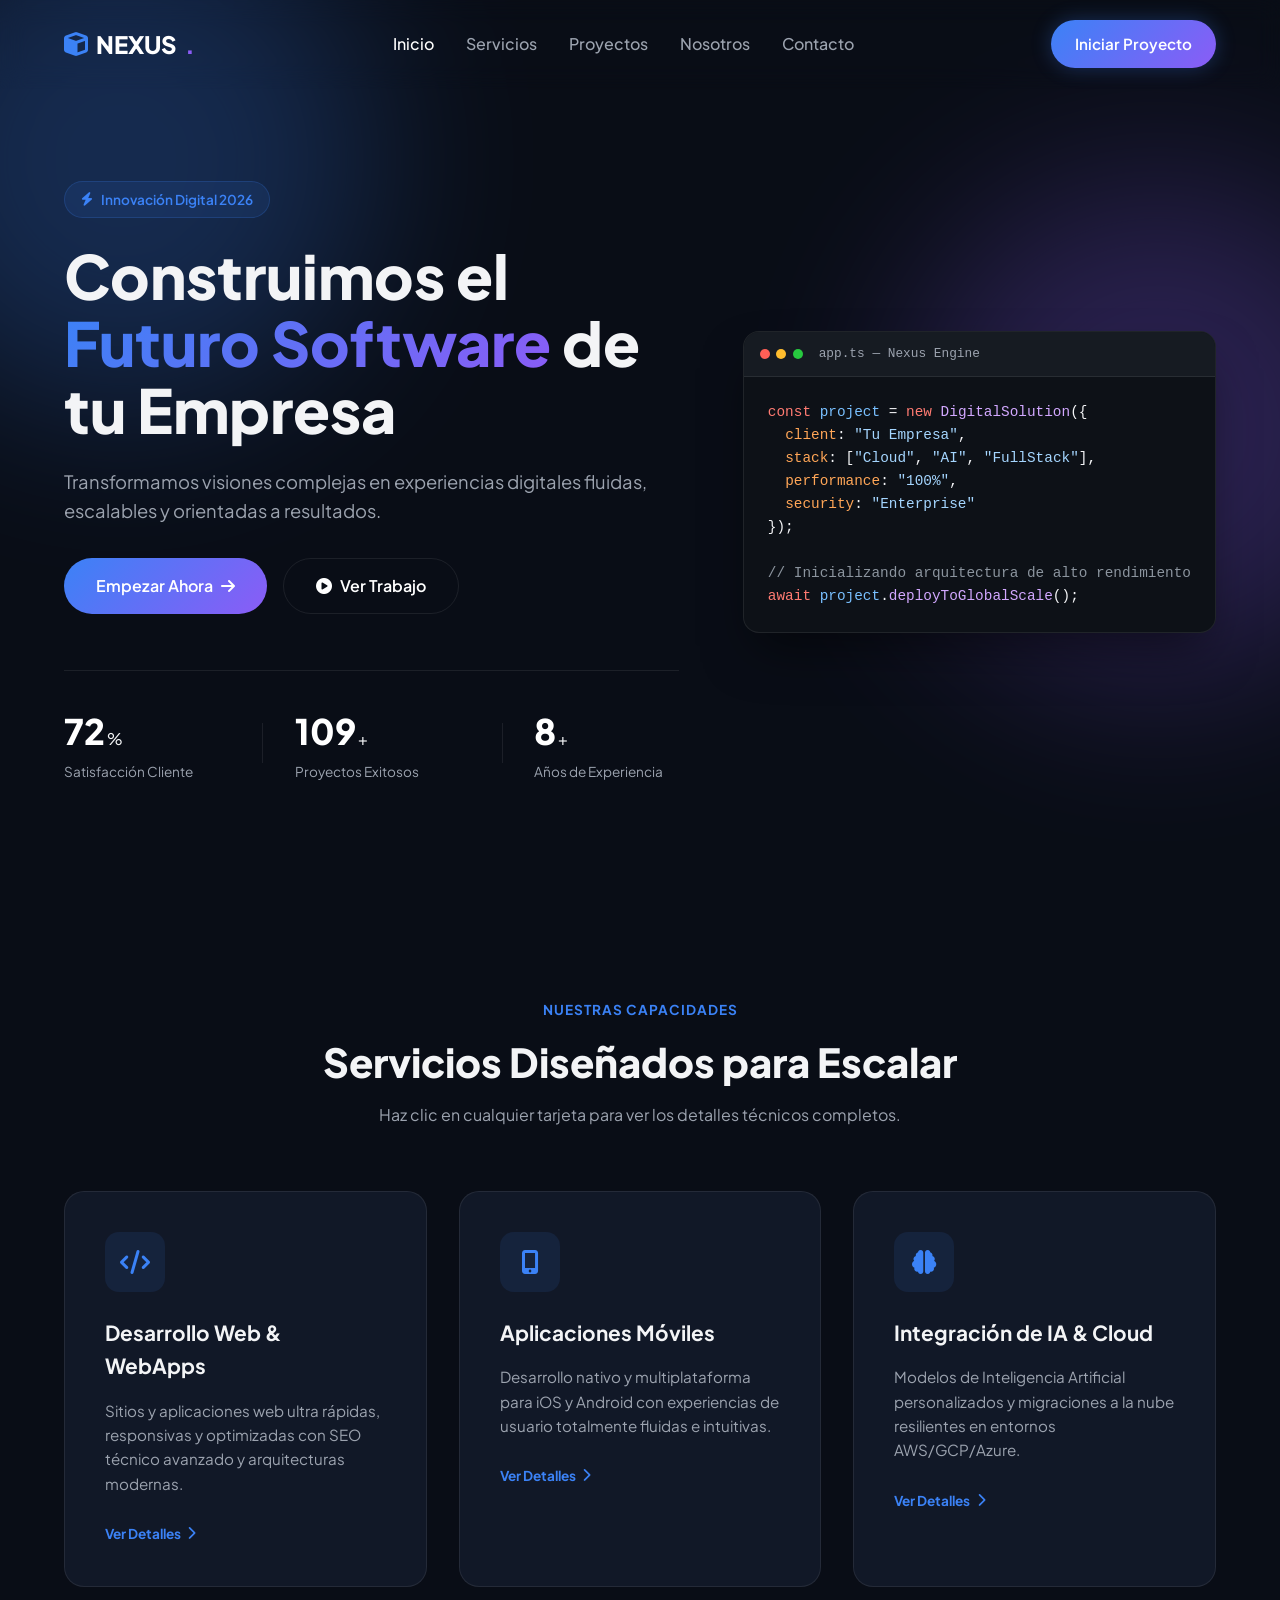
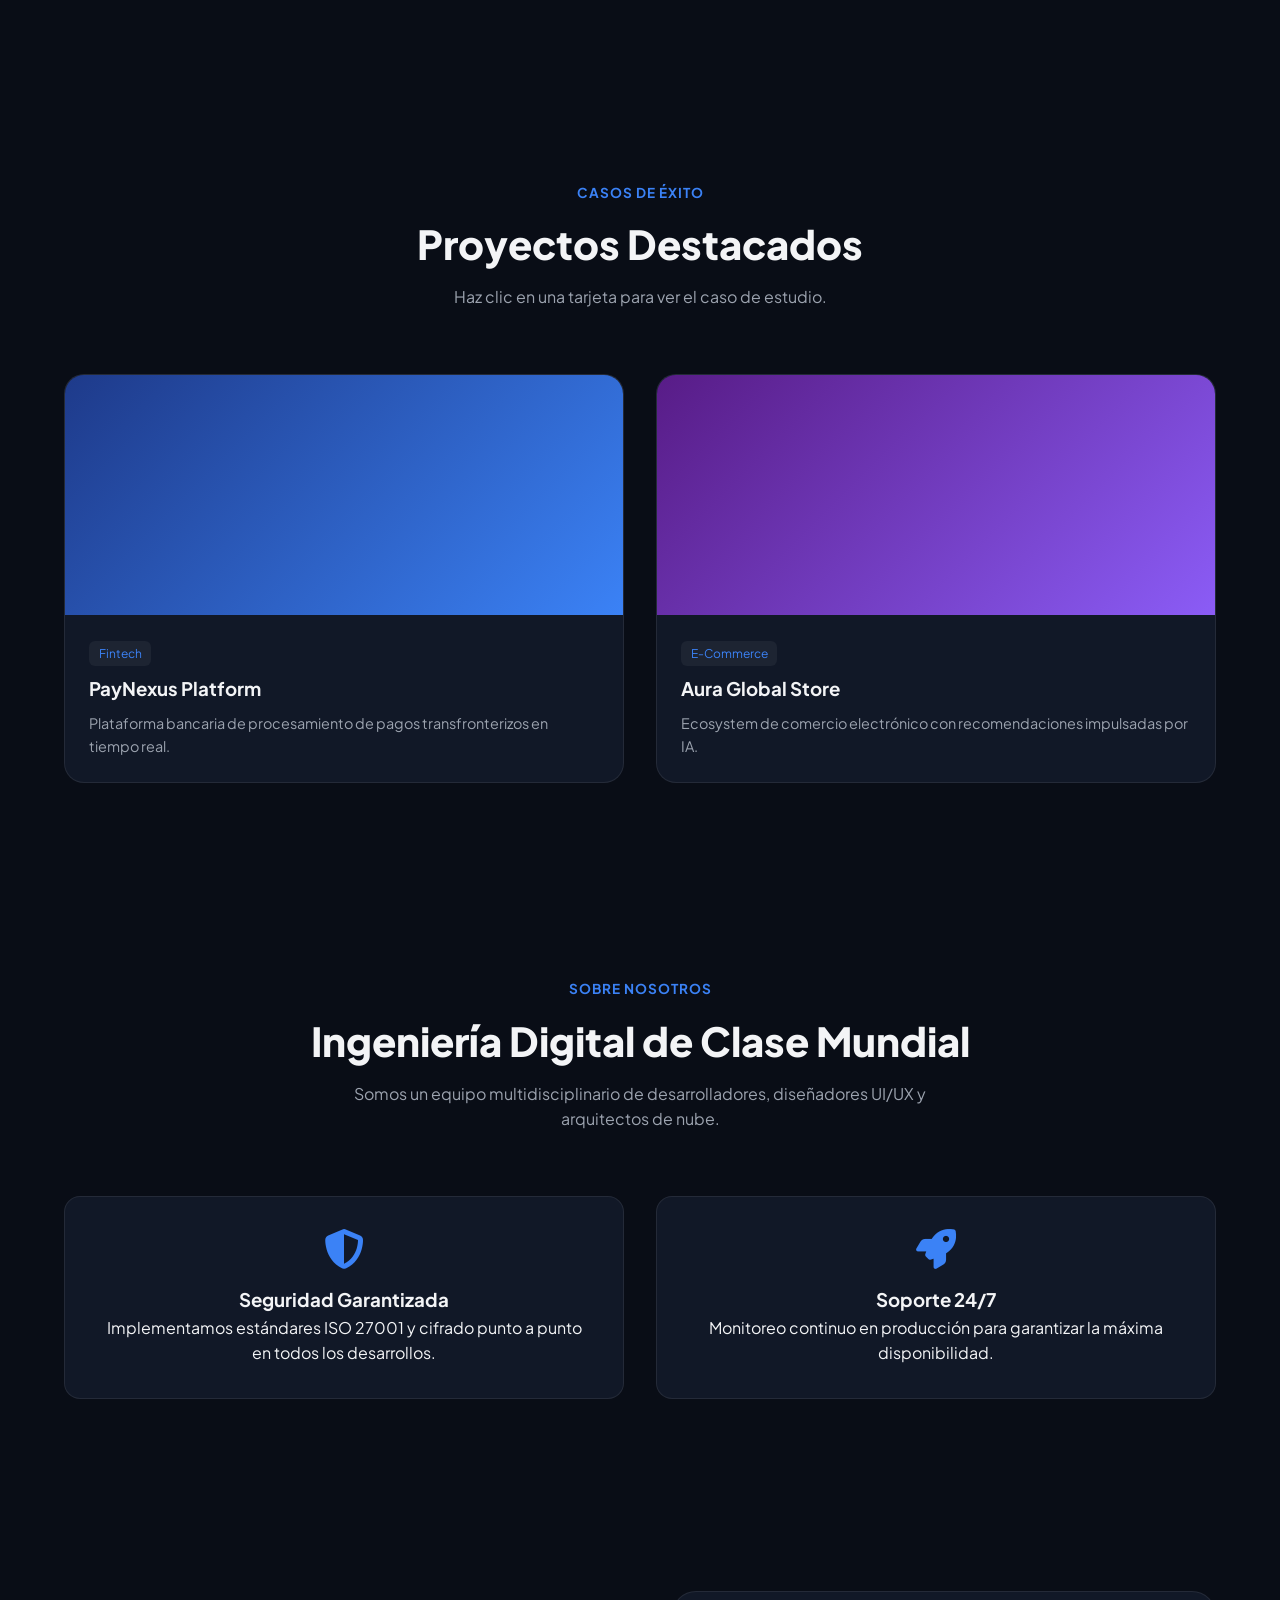
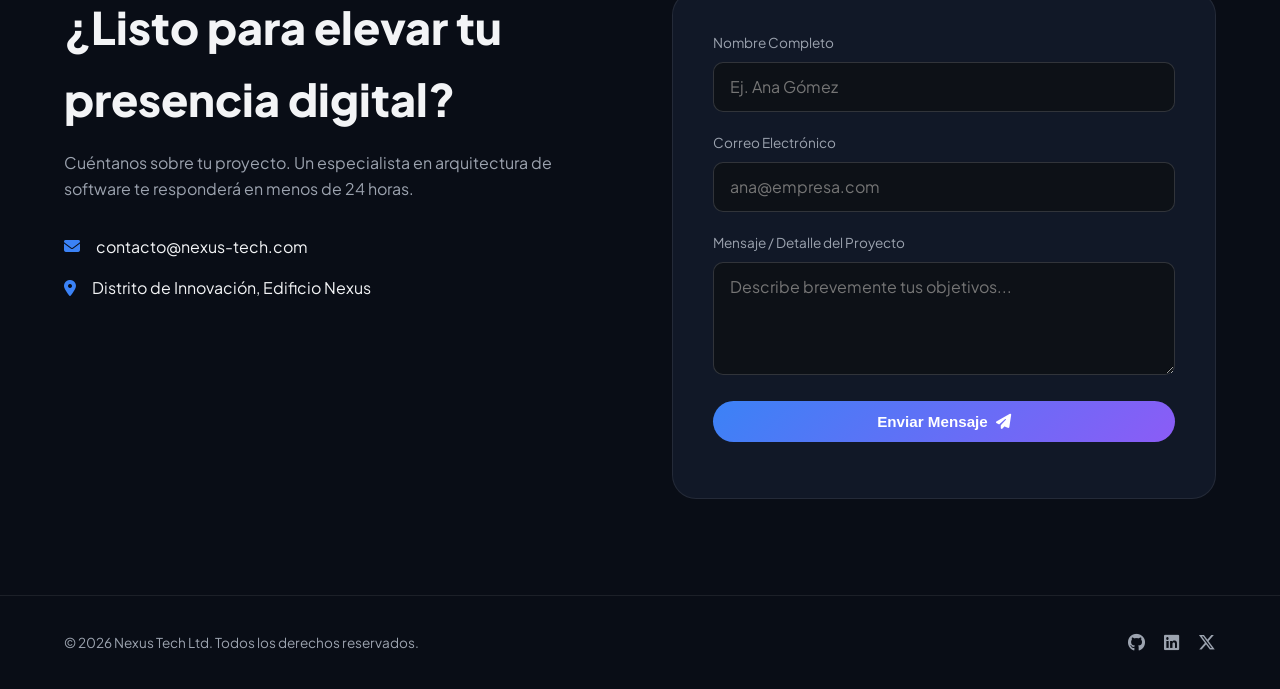
<file: index.html>
<!DOCTYPE html>
<html lang="es">
<head>
  <meta charset="UTF-8">
  <meta name="viewport" content="width=device-width, initial-scale=1.0">
  <title>Nexus Tech | Soluciones Digitales de Alto Impacto</title>
  
  <!-- Fuentes e Iconos -->
  <link rel="preconnect" href="https://fonts.googleapis.com">
  <link rel="preconnect" href="https://fonts.gstatic.com" crossorigin>
  <link href="https://fonts.googleapis.com/css2?family=Plus+Jakarta+Sans:wght@300;400;500;600;700;800&display=swap" rel="stylesheet">
  <link rel="stylesheet" href="https://cdnjs.cloudflare.com/ajax/libs/font-awesome/6.4.0/css/all.min.css">
  
  <style>
    /* --- VARIABLES GLOBALES --- */
    :root {
      --bg-dark: #090d16;
      --bg-card: #111827;
      --bg-card-hover: #1f2937;
      --accent-blue: #3b82f6;
      --accent-purple: #8b5cf6;
      --text-main: #f3f4f6;
      --text-muted: #9ca3af;
      --border-color: rgba(255, 255, 255, 0.08);
      --gradient-primary: linear-gradient(135deg, var(--accent-blue), var(--accent-purple));
      --font-family: 'Plus Jakarta Sans', sans-serif;
    }

    * {
      margin: 0;
      padding: 0;
      box-sizing: border-box;
      scroll-behavior: smooth;
    }

    body {
      font-family: var(--font-family);
      background-color: var(--bg-dark);
      color: var(--text-main);
      line-height: 1.6;
      overflow-x: hidden;
    }

    .container {
      max-width: 1200px;
      margin: 0 auto;
      padding: 0 1.5rem;
    }

    /* --- NAVEGACIÓN --- */
    .navbar {
      position: fixed;
      top: 0;
      left: 0;
      width: 100%;
      z-index: 1000;
      padding: 1.25rem 0;
      transition: all 0.3s ease;
      backdrop-filter: blur(12px);
      border-bottom: 1px solid transparent;
    }

    .navbar.scrolled {
      background: rgba(9, 13, 22, 0.85);
      padding: 0.85rem 0;
      border-bottom-color: var(--border-color);
    }

    .nav-container {
      display: flex;
      justify-content: space-between;
      align-items: center;
      max-width: 1200px;
      margin: 0 auto;
      padding: 0 1.5rem;
    }

    .logo {
      font-size: 1.5rem;
      font-weight: 800;
      color: #fff;
      text-decoration: none;
      display: flex;
      align-items: center;
      gap: 0.5rem;
    }

    .logo-icon { color: var(--accent-blue); }
    .logo-dot { color: var(--accent-purple); }

    .nav-links {
      display: flex;
      list-style: none;
      gap: 2rem;
    }

    .nav-link {
      color: var(--text-muted);
      text-decoration: none;
      font-weight: 500;
      transition: color 0.3s ease;
    }

    .nav-link:hover, .nav-link.active { color: #fff; }

    .nav-actions {
      display: flex;
      align-items: center;
      gap: 1rem;
    }

    .mobile-toggle {
      display: none;
      background: none;
      border: none;
      color: #fff;
      font-size: 1.5rem;
      cursor: pointer;
    }

    /* --- BOTONES --- */
    .btn {
      display: inline-flex;
      align-items: center;
      gap: 0.5rem;
      padding: 0.75rem 1.5rem;
      border-radius: 9999px;
      font-weight: 600;
      font-size: 0.95rem;
      text-decoration: none;
      cursor: pointer;
      transition: all 0.3s ease;
      border: none;
    }

    .btn-glow {
      background: var(--gradient-primary);
      color: #fff;
      box-shadow: 0 0 20px rgba(59, 130, 246, 0.3);
    }

    .btn-glow:hover {
      transform: translateY(-2px);
      box-shadow: 0 0 30px rgba(139, 92, 246, 0.5);
    }

    .btn-primary {
      background: var(--gradient-primary);
      color: #fff;
    }

    .btn-primary:hover {
      transform: translateY(-2px);
      opacity: 0.95;
    }

    .btn-outline {
      background: transparent;
      color: #fff;
      border: 1px solid var(--border-color);
    }

    .btn-outline:hover { background: rgba(255, 255, 255, 0.05); }

    .btn-lg {
      padding: 0.9rem 2rem;
      font-size: 1rem;
    }

    .btn-block {
      width: 100%;
      justify-content: center;
    }

    /* --- HERO --- */
    .hero-section {
      position: relative;
      padding: 10rem 0 6rem 0;
      min-height: 100vh;
      display: flex;
      align-items: center;
    }

    .hero-bg-blobs {
      position: absolute;
      top: 0;
      left: 0;
      width: 100%;
      height: 100%;
      overflow: hidden;
      z-index: -1;
    }

    .blob {
      position: absolute;
      border-radius: 50%;
      filter: blur(90px);
      opacity: 0.25;
    }

    .blob-1 {
      top: -10%;
      left: -10%;
      width: 500px;
      height: 500px;
      background: var(--accent-blue);
    }

    .blob-2 {
      top: 20%;
      right: -10%;
      width: 500px;
      height: 500px;
      background: var(--accent-purple);
    }

    .hero-grid {
      display: grid;
      grid-template-columns: 1.2fr 0.8fr;
      gap: 4rem;
      align-items: center;
    }

    .badge {
      display: inline-flex;
      align-items: center;
      gap: 0.5rem;
      padding: 0.4rem 1rem;
      border-radius: 9999px;
      background: rgba(59, 130, 246, 0.1);
      border: 1px solid rgba(59, 130, 246, 0.2);
      color: var(--accent-blue);
      font-size: 0.85rem;
      font-weight: 600;
      margin-bottom: 1.5rem;
    }

    .hero-text h1 {
      font-size: 3.8rem;
      line-height: 1.1;
      font-weight: 800;
      margin-bottom: 1.5rem;
    }

    .hero-text h1 span {
      background: var(--gradient-primary);
      -webkit-background-clip: text;
      -webkit-text-fill-color: transparent;
    }

    .hero-text p {
      font-size: 1.15rem;
      color: var(--text-muted);
      margin-bottom: 2rem;
      max-width: 600px;
    }

    .hero-buttons {
      display: flex;
      gap: 1rem;
      margin-bottom: 3.5rem;
    }

    .hero-stats {
      display: flex;
      align-items: center;
      gap: 2rem;
      padding-top: 2rem;
      border-top: 1px solid var(--border-color);
    }

    .stat-item {
      display: flex;
      align-items: baseline;
      gap: 0.1rem;
      flex-wrap: wrap;
    }

    .stat-num {
      font-size: 2.2rem;
      font-weight: 800;
      color: #fff;
    }

    .stat-label {
      width: 100%;
      font-size: 0.85rem;
      color: var(--text-muted);
    }

    .stat-divider {
      width: 1px;
      height: 40px;
      background: var(--border-color);
    }

    .code-card {
      background: #0d1117;
      border: 1px solid var(--border-color);
      border-radius: 16px;
      overflow: hidden;
      box-shadow: 0 25px 50px -12px rgba(0, 0, 0, 0.5);
    }

    .code-header {
      background: #161b22;
      padding: 0.75rem 1rem;
      display: flex;
      align-items: center;
      gap: 1rem;
      border-bottom: 1px solid var(--border-color);
    }

    .dots { display: flex; gap: 0.4rem; }
    .dot { width: 10px; height: 10px; border-radius: 50%; }
    .dot.red { background: #ff5f56; }
    .dot.yellow { background: #ffbd2e; }
    .dot.green { background: #27c93f; }

    .code-title {
      font-size: 0.8rem;
      color: var(--text-muted);
      font-family: monospace;
    }

    .code-body {
      padding: 1.5rem;
      font-family: 'Courier New', Courier, monospace;
      font-size: 0.9rem;
    }

    .code-body .k { color: #ff7b72; }
    .code-body .v { color: #79c0ff; }
    .code-body .f { color: #d2a8ff; }
    .code-body .p { color: #ffa657; }
    .code-body .s { color: #a5d6ff; }
    .code-body .c { color: #8b949e; }

    /* --- SECCIONES --- */
    .section-header {
      text-align: center;
      margin-bottom: 4rem;
    }

    .sub-title {
      color: var(--accent-blue);
      font-weight: 700;
      font-size: 0.85rem;
      text-transform: uppercase;
      letter-spacing: 1px;
    }

    .section-header h2 {
      font-size: 2.5rem;
      font-weight: 800;
      margin-top: 0.5rem;
    }

    .section-header p {
      color: var(--text-muted);
      max-width: 600px;
      margin: 0.5rem auto 0 auto;
    }

    /* --- SERVICIOS --- */
    .services-section { padding: 6rem 0; }

    .services-grid {
      display: grid;
      grid-template-columns: repeat(auto-fit, minmax(300px, 1fr));
      gap: 2rem;
    }

    .service-card {
      background: var(--bg-card);
      border: 1px solid var(--border-color);
      padding: 2.5rem;
      border-radius: 20px;
      transition: all 0.3s ease;
      cursor: pointer;
    }

    .service-card:hover {
      background: var(--bg-card-hover);
      transform: translateY(-8px);
      border-color: var(--accent-blue);
      box-shadow: 0 15px 30px rgba(59, 130, 246, 0.15);
    }

    .card-icon {
      width: 60px;
      height: 60px;
      border-radius: 14px;
      background: rgba(59, 130, 246, 0.1);
      color: var(--accent-blue);
      display: flex;
      align-items: center;
      justify-content: center;
      font-size: 1.5rem;
      margin-bottom: 1.5rem;
    }

    .service-card h3 {
      font-size: 1.3rem;
      margin-bottom: 1rem;
    }

    .service-card p {
      color: var(--text-muted);
      font-size: 0.95rem;
      margin-bottom: 1.5rem;
    }

    .card-btn {
      font-size: 0.85rem;
      color: var(--accent-blue);
      font-weight: 700;
      display: inline-flex;
      align-items: center;
      gap: 0.4rem;
    }

    /* --- PROYECTOS --- */
    .projects-section { padding: 6rem 0; }

    .projects-grid {
      display: grid;
      grid-template-columns: repeat(auto-fit, minmax(380px, 1fr));
      gap: 2rem;
    }

    .project-card {
      background: var(--bg-card);
      border-radius: 20px;
      overflow: hidden;
      border: 1px solid var(--border-color);
      cursor: pointer;
      transition: all 0.3s ease;
    }

    .project-card:hover {
      transform: translateY(-8px);
      border-color: var(--accent-purple);
      box-shadow: 0 15px 30px rgba(139, 92, 246, 0.2);
    }

    .project-img {
      height: 240px;
      background-size: cover;
      background-position: center;
      position: relative;
    }

    .project-overlay {
      position: absolute;
      top: 0; left: 0; width: 100%; height: 100%;
      background: rgba(9, 13, 22, 0.7);
      display: flex;
      align-items: center;
      justify-content: center;
      gap: 0.5rem;
      color: #fff;
      font-weight: 700;
      opacity: 0;
      transition: opacity 0.3s ease;
    }

    .project-card:hover .project-overlay { opacity: 1; }

    .bg-p1 { background: linear-gradient(135deg, #1e3a8a, #3b82f6); }
    .bg-p2 { background: linear-gradient(135deg, #581c87, #8b5cf6); }

    .project-info { padding: 1.5rem; }

    .tag {
      display: inline-block;
      padding: 0.2rem 0.6rem;
      background: rgba(255, 255, 255, 0.05);
      border-radius: 6px;
      font-size: 0.75rem;
      color: var(--accent-blue);
      margin-bottom: 0.5rem;
    }

    .project-info h3 { margin-bottom: 0.5rem; }
    .project-info p { color: var(--text-muted); font-size: 0.9rem; }

    /* --- NOSOTROS --- */
    .about-section { padding: 6rem 0; }

    .about-grid {
      display: grid;
      grid-template-columns: repeat(auto-fit, minmax(280px, 1fr));
      gap: 2rem;
      margin-top: 3rem;
    }

    .about-card {
      background: var(--bg-card);
      padding: 2rem;
      border-radius: 16px;
      border: 1px solid var(--border-color);
      text-align: center;
    }

    .about-icon {
      font-size: 2.5rem;
      color: var(--accent-blue);
      margin-bottom: 1rem;
    }

    /* --- CONTACTO --- */
    .contact-section { padding: 6rem 0; }

    .contact-container {
      display: grid;
      grid-template-columns: 1fr 1fr;
      gap: 4rem;
      align-items: start;
    }

    .contact-text h2 {
      font-size: 2.8rem;
      font-weight: 800;
      margin-bottom: 1rem;
    }

    .contact-text p {
      color: var(--text-muted);
      margin-bottom: 2rem;
    }

    .contact-details {
      display: flex;
      flex-direction: column;
      gap: 1rem;
    }

    .c-item {
      display: flex;
      align-items: center;
      gap: 1rem;
      color: var(--text-main);
    }

    .c-item i { color: var(--accent-blue); }

    .contact-card {
      background: var(--bg-card);
      padding: 2.5rem;
      border-radius: 24px;
      border: 1px solid var(--border-color);
    }

    .form-group {
      margin-bottom: 1.25rem;
      text-align: left;
    }

    .form-group label {
      display: block;
      font-size: 0.85rem;
      margin-bottom: 0.5rem;
      color: var(--text-muted);
    }

    .form-group input, 
    .form-group textarea {
      width: 100%;
      padding: 0.85rem 1rem;
      background: #0d1117;
      border: 1px solid rgba(255, 255, 255, 0.15);
      border-radius: 10px;
      color: #ffffff;
      outline: none;
      font-family: inherit;
      font-size: 1rem;
      transition: border-color 0.3s ease, box-shadow 0.3s ease;
    }

    .form-group textarea {
      resize: vertical;
      min-height: 110px;
    }

    .form-group input:focus, 
    .form-group textarea:focus {
      border-color: var(--accent-blue);
      box-shadow: 0 0 8px rgba(59, 130, 246, 0.3);
    }

    .form-feedback {
      margin-top: 1rem;
      font-size: 0.9rem;
      text-align: center;
      font-weight: 600;
    }

    /* --- MODAL INTERACTIVO --- */
    .modal {
      display: none;
      position: fixed;
      z-index: 9999;
      top: 0; left: 0; width: 100%; height: 100%;
      background: rgba(0, 0, 0, 0.85);
      backdrop-filter: blur(8px);
      align-items: center;
      justify-content: center;
      padding: 1rem;
    }

    .modal.active { display: flex; }

    .modal-content {
      background: var(--bg-card);
      border: 1px solid var(--border-color);
      padding: 2.5rem;
      border-radius: 20px;
      max-width: 600px;
      width: 100%;
      position: relative;
      box-shadow: 0 20px 40px rgba(0,0,0,0.5);
    }

    .close-modal {
      position: absolute;
      top: 1rem; right: 1.5rem;
      font-size: 2rem;
      color: var(--text-muted);
      cursor: pointer;
    }

    .close-modal:hover { color: #fff; }

    /* --- FOOTER --- */
    .footer {
      padding: 2rem 0;
      border-top: 1px solid var(--border-color);
    }

    .footer-content {
      display: flex;
      justify-content: space-between;
      align-items: center;
      color: var(--text-muted);
      font-size: 0.85rem;
    }

    .social-links { display: flex; gap: 1.2rem; }
    .social-links a { color: var(--text-muted); font-size: 1.1rem; }
    .social-links a:hover { color: #fff; }

    /* --- RESPONSIVO --- */
    @media (max-width: 992px) {
      .hero-grid, .contact-container { grid-template-columns: 1fr; }
      .hero-text h1 { font-size: 2.8rem; }
      .projects-grid { grid-template-columns: 1fr; }
    }

    @media (max-width: 768px) {
      .nav-links {
        display: none;
        position: absolute;
        top: 100%; left: 0; width: 100%;
        background: var(--bg-dark);
        flex-direction: column;
        padding: 1.5rem;
        border-bottom: 1px solid var(--border-color);
      }
      .nav-links.active { display: flex; }
      .mobile-toggle { display: block; }
    }
  </style>
</head>
<body>

  <!-- Navegación -->
  <header class="navbar" id="navbar">
    <div class="nav-container">
      <a href="#inicio" class="logo">
        <i class="fa-solid fa-cube logo-icon"></i>
        <span>NEXUS</span><span class="logo-dot">.</span>
      </a>
      <nav>
        <ul class="nav-links" id="navLinks">
          <li><a href="#inicio" class="nav-link active">Inicio</a></li>
          <li><a href="#servicios" class="nav-link">Servicios</a></li>
          <li><a href="#proyectos" class="nav-link">Proyectos</a></li>
          <li><a href="#nosotros" class="nav-link">Nosotros</a></li>
          <li><a href="#contacto" class="nav-link">Contacto</a></li>
        </ul>
      </nav>
      <div class="nav-actions">
        <a href="#contacto" class="btn btn-glow">Iniciar Proyecto</a>
        <button class="mobile-toggle" id="menuToggle" aria-label="Abrir menú">
          <i class="fa-solid fa-bars"></i>
        </button>
      </div>
    </div>
  </header>

  <!-- Hero -->
  <section id="inicio" class="hero-section">
    <div class="hero-bg-blobs">
      <div class="blob blob-1"></div>
      <div class="blob blob-2"></div>
    </div>
    <div class="container hero-grid">
      <div class="hero-text">
        <div class="badge"><i class="fa-solid fa-bolt"></i> Innovación Digital 2026</div>
        <h1>Construimos el <span>Futuro Software</span> de tu Empresa</h1>
        <p>Transformamos visiones complejas en experiencias digitales fluidas, escalables y orientadas a resultados.</p>
        <div class="hero-buttons">
          <a href="#contacto" class="btn btn-primary btn-lg">Empezar Ahora <i class="fa-solid fa-arrow-right"></i></a>
          <a href="#proyectos" class="btn btn-outline btn-lg"><i class="fa-solid fa-circle-play"></i> Ver Trabajo</a>
        </div>
        <div class="hero-stats">
          <div class="stat-item">
            <span class="stat-num" data-target="99">0</span><span>%</span>
            <span class="stat-label">Satisfacción Cliente</span>
          </div>
          <div class="stat-divider"></div>
          <div class="stat-item">
            <span class="stat-num" data-target="150">0</span><span>+</span>
            <span class="stat-label">Proyectos Exitosos</span>
          </div>
          <div class="stat-divider"></div>
          <div class="stat-item">
            <span class="stat-num" data-target="10">0</span><span>+</span>
            <span class="stat-label">Años de Experiencia</span>
          </div>
        </div>
      </div>
      <div class="hero-visual">
        <div class="code-card">
          <div class="code-header">
            <div class="dots">
              <span class="dot red"></span>
              <span class="dot yellow"></span>
              <span class="dot green"></span>
            </div>
            <span class="code-title">app.ts — Nexus Engine</span>
          </div>
          <div class="code-body">
            <pre><code><span class="k">const</span> <span class="v">project</span> = <span class="k">new</span> <span class="f">DigitalSolution</span>({
  <span class="p">client</span>: <span class="s">"Tu Empresa"</span>,
  <span class="p">stack</span>: [<span class="s">"Cloud"</span>, <span class="s">"AI"</span>, <span class="s">"FullStack"</span>],
  <span class="p">performance</span>: <span class="s">"100%"</span>,
  <span class="p">security</span>: <span class="s">"Enterprise"</span>
});

<span class="c">// Inicializando arquitectura de alto rendimiento</span>
<span class="k">await</span> <span class="v">project</span>.<span class="f">deployToGlobalScale</span>();</code></pre>
          </div>
        </div>
      </div>
    </div>
  </section>

  <!-- Servicios -->
  <section id="servicios" class="services-section">
    <div class="container">
      <div class="section-header">
        <span class="sub-title">Nuestras Capacidades</span>
        <h2>Servicios Diseñados para Escalar</h2>
        <p>Haz clic en cualquier tarjeta para ver los detalles técnicos completos.</p>
      </div>
      <div class="services-grid">
        <div class="service-card interactive-card" onclick="openModal('web')">
          <div class="card-icon"><i class="fa-solid fa-code"></i></div>
          <h3>Desarrollo Web & WebApps</h3>
          <p>Sitios y aplicaciones web ultra rápidas, responsivas y optimizadas con SEO técnico avanzado y arquitecturas modernas.</p>
          <span class="card-btn">Ver Detalles <i class="fa-solid fa-chevron-right"></i></span>
        </div>
        <div class="service-card interactive-card" onclick="openModal('mobile')">
          <div class="card-icon"><i class="fa-solid fa-mobile-screen-button"></i></div>
          <h3>Aplicaciones Móviles</h3>
          <p>Desarrollo nativo y multiplataforma para iOS y Android con experiencias de usuario totalmente fluidas e intuitivas.</p>
          <span class="card-btn">Ver Detalles <i class="fa-solid fa-chevron-right"></i></span>
        </div>
        <div class="service-card interactive-card" onclick="openModal('ai')">
          <div class="card-icon"><i class="fa-solid fa-brain"></i></div>
          <h3>Integración de IA & Cloud</h3>
          <p>Modelos de Inteligencia Artificial personalizados y migraciones a la nube resilientes en entornos AWS/GCP/Azure.</p>
          <span class="card-btn">Ver Detalles <i class="fa-solid fa-chevron-right"></i></span>
        </div>
      </div>
    </div>
  </section>

  <!-- Proyectos -->
  <section id="proyectos" class="projects-section">
    <div class="container">
      <div class="section-header">
        <span class="sub-title">Casos de Éxito</span>
        <h2>Proyectos Destacados</h2>
        <p>Haz clic en una tarjeta para ver el caso de estudio.</p>
      </div>
      <div class="projects-grid">
        <article class="project-card interactive-project" onclick="openModal('paynexus')">
          <div class="project-img bg-p1">
            <div class="project-overlay"><i class="fa-solid fa-up-right-from-square"></i> Abrir Caso de Estudio</div>
          </div>
          <div class="project-info">
            <span class="tag">Fintech</span>
            <h3>PayNexus Platform</h3>
            <p>Plataforma bancaria de procesamiento de pagos transfronterizos en tiempo real.</p>
          </div>
        </article>
        <article class="project-card interactive-project" onclick="openModal('aura')">
          <div class="project-img bg-p2">
            <div class="project-overlay"><i class="fa-solid fa-up-right-from-square"></i> Abrir Caso de Estudio</div>
          </div>
          <div class="project-info">
            <span class="tag">E-Commerce</span>
            <h3>Aura Global Store</h3>
            <p>Ecosystem de comercio electrónico con recomendaciones impulsadas por IA.</p>
          </div>
        </article>
      </div>
    </div>
  </section>

  <!-- Nosotros -->
  <section id="nosotros" class="about-section">
    <div class="container">
      <div class="section-header">
        <span class="sub-title">Sobre Nosotros</span>
        <h2>Ingeniería Digital de Clase Mundial</h2>
        <p>Somos un equipo multidisciplinario de desarrolladores, diseñadores UI/UX y arquitectos de nube.</p>
      </div>
      <div class="about-grid">
        <div class="about-card">
          <i class="fa-solid fa-shield-halved about-icon"></i>
          <h3>Seguridad Garantizada</h3>
          <p>Implementamos estándares ISO 27001 y cifrado punto a punto en todos los desarrollos.</p>
        </div>
        <div class="about-card">
          <i class="fa-solid fa-rocket about-icon"></i>
          <h3>Soporte 24/7</h3>
          <p>Monitoreo continuo en producción para garantizar la máxima disponibilidad.</p>
        </div>
      </div>
    </div>
  </section>

  <!-- Contacto -->
  <section id="contacto" class="contact-section">
    <div class="container contact-container">
      <div class="contact-text">
        <h2>¿Listo para elevar tu presencia digital?</h2>
        <p>Cuéntanos sobre tu proyecto. Un especialista en arquitectura de software te responderá en menos de 24 horas.</p>
        <div class="contact-details">
          <div class="c-item"><i class="fa-solid fa-envelope"></i><span>contacto@nexus-tech.com</span></div>
          <div class="c-item"><i class="fa-solid fa-location-dot"></i><span>Distrito de Innovación, Edificio Nexus</span></div>
        </div>
      </div>
      <div class="contact-card">
        <form id="contactForm">
          <div class="form-group">
            <label for="name">Nombre Completo</label>
            <input type="text" id="name" required placeholder="Ej. Ana Gómez">
          </div>
          <div class="form-group">
            <label for="email">Correo Electrónico</label>
            <input type="email" id="email" required placeholder="ana@empresa.com">
          </div>
          <div class="form-group">
            <label for="message">Mensaje / Detalle del Proyecto</label>
            <textarea id="message" rows="4" required placeholder="Describe brevemente tus objetivos..."></textarea>
          </div>
          <button type="submit" class="btn btn-primary btn-block">Enviar Mensaje <i class="fa-solid fa-paper-plane"></i></button>
        </form>
        <div id="formFeedback" class="form-feedback"></div>
      </div>
    </div>
  </section>

  <!-- Modal Emergente -->
  <div class="modal" id="infoModal">
    <div class="modal-content">
      <span class="close-modal" onclick="closeModalWindow()">&times;</span>
      <div id="modalBody"></div>
    </div>
  </div>

  <!-- Footer -->
  <footer class="footer">
    <div class="container footer-content">
      <p>&copy; 2026 Nexus Tech Ltd. Todos los derechos reservados.</p>
      <div class="social-links">
        <a href="#" aria-label="GitHub"><i class="fa-brands fa-github"></i></a>
        <a href="#" aria-label="LinkedIn"><i class="fa-brands fa-linkedin"></i></a>
        <a href="#" aria-label="Twitter"><i class="fa-brands fa-x-twitter"></i></a>
      </div>
    </div>
  </footer>

  <!-- SCRIPT INTERACTIVO INTEGRADO -->
  <script>
    const modalData = {
      web: {
        title: '🚀 Desarrollo Web & WebApps',
        content: '<p style="margin-top:1rem; color:#9ca3af;">Construimos aplicaciones web progresivas (PWA) e interfaces dinámicas con Next.js y React. Optimización de velocidad <strong style="color:#fff;">Lighthouse 100/100</strong>.</p><ul style="margin-top:1rem; margin-left:1.5rem; color:#9ca3af;"><li>Renderizado en servidor (SSR)</li><li>Arquitectura JAMstack escalable</li><li>Seguridad con estándares OWASP</li></ul>'
      },
      mobile: {
        title: '📱 Aplicaciones Móviles',
        content: '<p style="margin-top:1rem; color:#9ca3af;">Desarrollo multiplataforma nativo utilizando Flutter y React Native con soporte offline y animaciones fluidas a 60fps.</p><ul style="margin-top:1rem; margin-left:1.5rem; color:#9ca3af;"><li>Publicación en App Store & Google Play</li><li>Notificaciones push en tiempo real</li><li>Biometría y autenticación segura</li></ul>'
      },
      ai: {
        title: '🧠 Integración de IA & Cloud',
        content: '<p style="margin-top:1rem; color:#9ca3af;">Integración de modelos de lenguaje (LLM), automatización de procesos e infraestructura sin servidor en AWS y Google Cloud.</p><ul style="margin-top:1rem; margin-left:1.5rem; color:#9ca3af;"><li>Pipelines de Inteligencia Artificial</li><li>Contenedores Docker y Kubernetes</li><li>Cero tiempo de inactividad</li></ul>'
      },
      paynexus: {
        title: '💳 PayNexus Platform',
        content: '<p style="margin-top:1rem; color:#9ca3af;">Plataforma de procesamiento de pagos transfronterizos capaz de gestionar más de 50,000 transacciones por segundo con cifrado AES-256.</p><a href="#contacto" onclick="closeModalWindow()" class="btn btn-primary" style="margin-top:1.5rem;">Solicitar una Demo</a>'
      },
      aura: {
        title: '🛍️ Aura Global Store',
        content: '<p style="margin-top:1rem; color:#9ca3af;">E-commerce con arquitectura Headless e IA de recomendación personalizada que incrementó las ventas un +42%.</p><a href="#contacto" onclick="closeModalWindow()" class="btn btn-primary" style="margin-top:1.5rem;">Ver Caso Completo</a>'
      }
    };

    function openModal(key) {
      const data = modalData[key];
      if (data) {
        document.getElementById('modalBody').innerHTML = `<h2 style="color:#fff; font-size:1.8rem;">${data.title}</h2>${data.content}`;
        document.getElementById('infoModal').classList.add('active');
      }
    }

    function closeModalWindow() {
      document.getElementById('infoModal').classList.remove('active');
    }

    window.onclick = function(event) {
      const modal = document.getElementById('infoModal');
      if (event.target === modal) {
        closeModalWindow();
      }
    };

    // Navegación con scroll suave
    document.querySelectorAll('a[href^="#"]').forEach(anchor => {
      anchor.addEventListener('click', function (e) {
        const targetId = this.getAttribute('href');
        if (targetId === '#') return;
        const targetElement = document.querySelector(targetId);
        if (targetElement) {
          e.preventDefault();
          targetElement.scrollIntoView({ behavior: 'smooth', block: 'start' });
        }
      });
    });

    // Menú Hamburguesa
    document.getElementById('menuToggle').addEventListener('click', () => {
      document.getElementById('navLinks').classList.toggle('active');
    });

    // Formulario de Contacto
    document.getElementById('contactForm').addEventListener('submit', function(e) {
      e.preventDefault();
      const name = document.getElementById('name').value;
      const feedback = document.getElementById('formFeedback');
      feedback.style.color = '#10b981';
      feedback.innerText = `¡Gracias, ${name}! Hemos recibido tu mensaje con éxito.`;
      this.reset();
    });

    // Animación de Contadores
    let animated = false;
    window.addEventListener('scroll', () => {
      const stats = document.querySelector('.hero-stats');
      if (stats && !animated) {
        const pos = stats.getBoundingClientRect().top;
        if (pos < window.innerHeight - 50) {
          document.querySelectorAll('.stat-num').forEach(stat => {
            const target = +stat.getAttribute('data-target');
            let count = 0;
            const speed = target / 40;
            const update = () => {
              count += speed;
              if (count < target) {
                stat.innerText = Math.ceil(count);
                setTimeout(update, 25);
              } else {
                stat.innerText = target;
              }
            };
            update();
          });
          animated = true;
        }
      }
    });
  </script>
</body>
</html>
</file>
